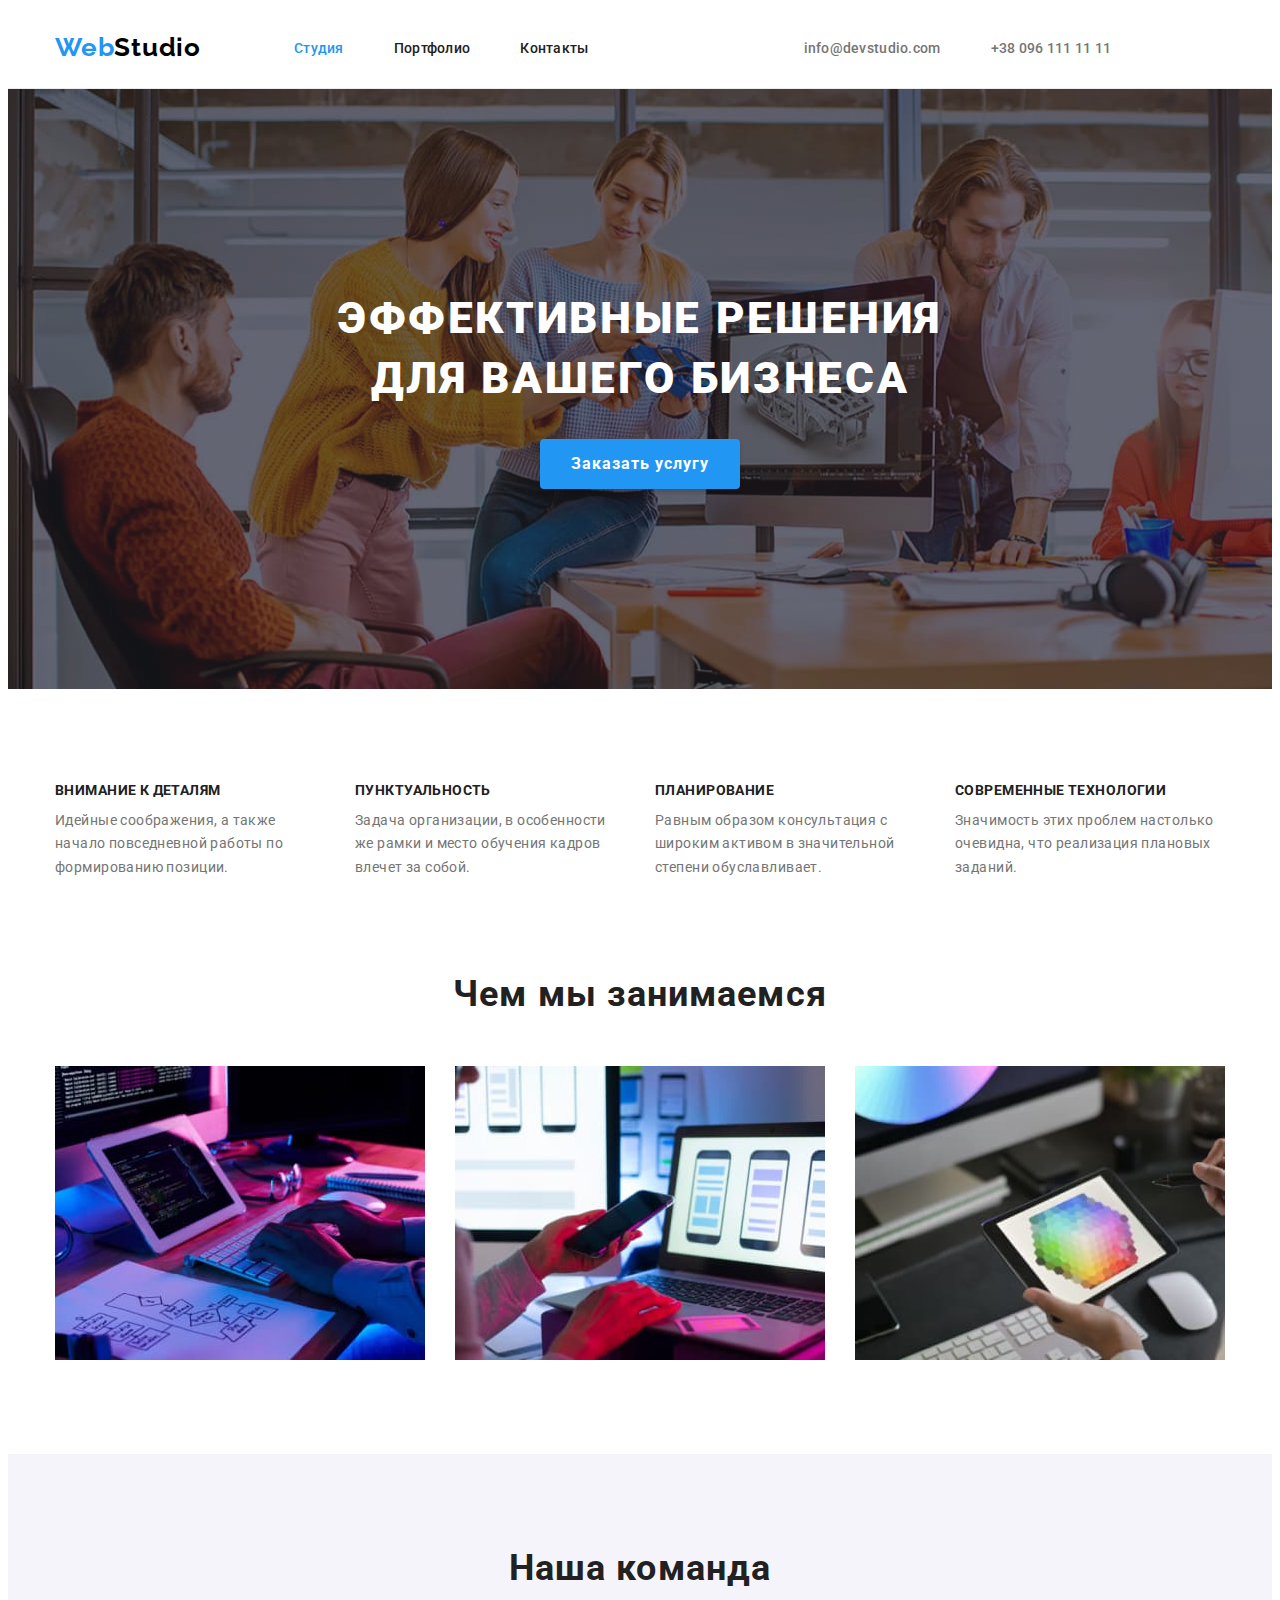
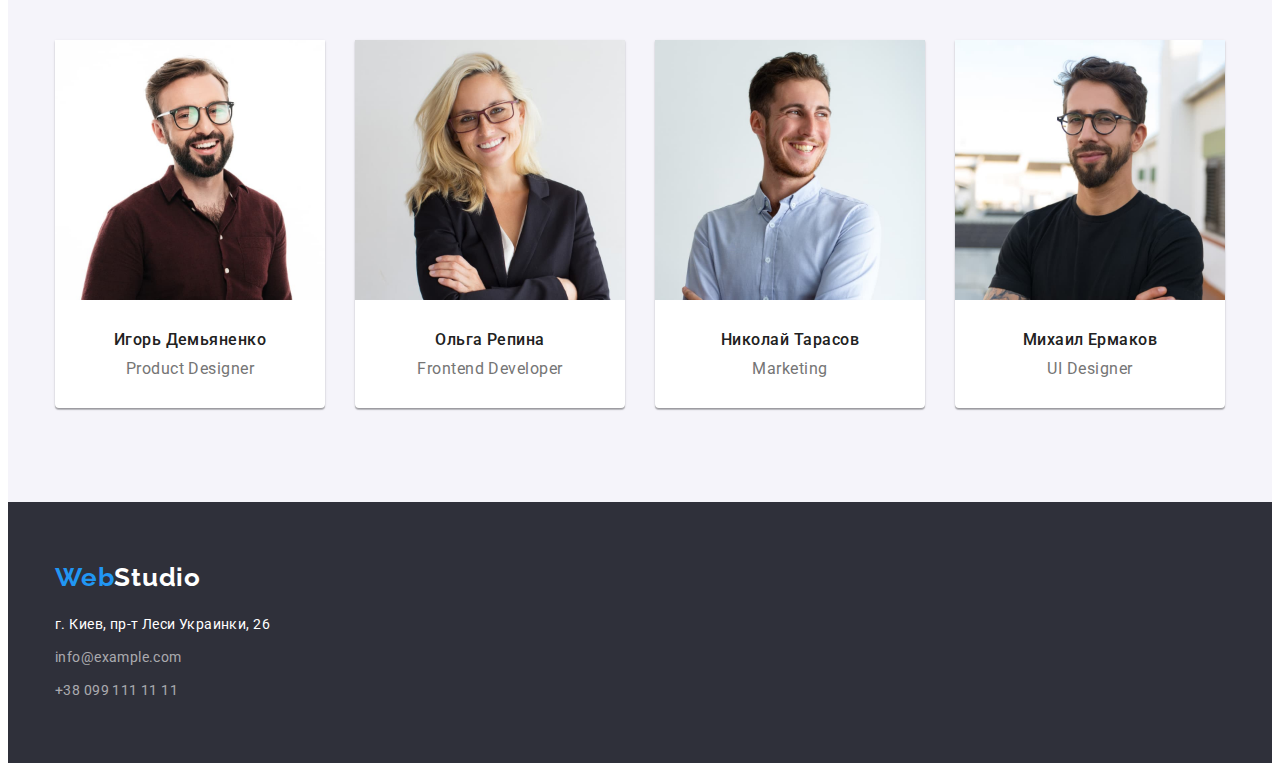
<file: index.html>
<!DOCTYPE html>
<html lang="ru">
<head>
    <meta charset="UTF-8">
    <meta http-equiv="X-UA-Compatible" content="IE=edge">
    <meta name="viewport" content="width=device-width, initial-scale=1.0">
    <title>WebStudio</title>
    <link rel="stylesheet" href="https://cdnjs.cloudflare.com/ajax/libs/modern-normalize/1.1.0/modern-normalize.min.css" integrity="sha512-wpPYUAdjBVSE4KJnH1VR1HeZfpl1ub8YT/NKx4PuQ5NmX2tKuGu6U/JRp5y+Y8XG2tV+wKQpNHVUX03MfMFn9Q==" crossorigin="anonymous" referrerpolicy="no-referrer" />
    <link rel="preconnect" href="https://fonts.googleapis.com">
    <link rel="preconnect" href="https://fonts.gstatic.com" crossorigin>
    <link href="https://fonts.googleapis.com/css2?family=Montserrat:ital,wght@0,400;0,500;0,700;1,700&family=Raleway:wght@700&family=Roboto:wght@400;500;700;900&display=swap" rel="stylesheet"> 
    <link rel="stylesheet" href="./css/styles.css">
</head>
<body>

    <header class="header">
        <div class="conteiner">
            <a href="./index.html" class="header-logo link"><span>Web</span>Studio</a>
            <nav class="header-nav">
                <ul class="header-list list">
                    <li class="header-item"><a href="./index.html" class="header-link link current">Студия</a></li>
                    <li class="header-item"><a href="./portfolio.html" class="header-link link">Портфолио</a></li>
                    <li class="header-item"><a href="./" class="header-link link">Контакты</a></li>
                </ul>   
            </nav>
            <ul class="header-list-contact list">
                <li> <a href="mailto:info@devstudio.com" class="header-mail link">info@devstudio.com</a></li>
                <li> <a href="tel:+380961111111" class="header-tel link">+38 096 111 11 11</a></li>
            </ul>
        </div>
    </header>

    <main>
        <section class="hero"> 
            <div class="conteiner">
                <h1 class="hero-title">Эффективные решения для вашего бизнеса</h1>
                <button type="button" class="hero-btn">Заказать услугу</button>
            </div>
        </section>

        <section class="benefits">
            <div class="conteiner">
                <ul class="benefits-list list">
                    <li class="benefits-item">
                        <h3 class="benefits-title">Внимание к деталям</h3>
                        <p class="benefits-text">Идейные соображения, а также начало повседневной работы по формированию позиции.</p>
                    </li>
                    <li class="benefits-item">
                        <h3 class="benefits-title">Пунктуальность</h3>
                        <p class="benefits-text">Задача организации, в особенности же рамки и место обучения кадров влечет за собой.</p>
                    </li>
                    <li class="benefits-item">
                        <h3 class="benefits-title">Планирование</h3>
                        <p class="benefits-text">Равным образом консультация с широким активом в значительной степени обуславливает.</p>
                    </li>
                    <li class="benefits-item">
                        <h3 class="benefits-title">Современные технологии</h3>
                        <p class="benefits-text">Значимость этих проблем настолько очевидна, что реализация плановых заданий.</p>
                    </li>
                </ul>
            </div>
        </section>
        <section class="our-work">
            <div class="conteiner">
                <h2 class="our-work-title">Чем мы занимаемся</h2>
                <ul class="our-work-list list">
                    <li class="our-work-item">
                        <img src="./images/first-page/img.jpg" alt="написание програмного кода" width="370" height="294">
                    </li>
                    <li class="our-work-item">
                        <img src="./images/first-page/img_1.jpg" alt="разработка приложений для мобильных устройств" width="370" height="294">
                    </li>
                    <li class="our-work-item">
                        <img src="./images/first-page/img_2.jpg" alt="разработка дизайна при помощи графического планшета" width="370" height="294">
                    </li>
                </ul>
            </div>
        </section>

        <section class="teamt">
            <div class="conteiner">
                <h2 class="teamt-title">Наша команда</h2>
                <ul class="teamt-list list">
                    <li class="teamt-item">
                        <img src="./images/first-page/igor_demjanenko.jpg" alt="фото Игорь Демьяненко" width="270" height="260" class="teamt-foto">
                        <h3 class="teamt-name">Игорь Демьяненко</h3>
                        <p class="teamt-profession">Product Designer</p>
                    </li>
                    <li class="teamt-item">
                        <img src="./images/first-page/olga_repina.jpg" alt="фото Ольга Репина" width="270" height="260" class="teamt-foto">
                        <h3 class="teamt-name">Ольга Репина</h3>
                        <p class="teamt-profession">Frontend Developer</p>
                    </li>
                    <li class="teamt-item">
                        <img src="./images/first-page/nikolay_tarasov.jpg" alt="фото Николай Тарасов" width="270" height="260" class="teamt-foto">
                        <h3 class="teamt-name">Николай Тарасов</h3>
                        <p class="teamt-profession">Marketing</p>
                    </li>
                    <li class="teamt-item">
                        <img src="./images/first-page/mikhail_ermakov.jpg" alt="фото Михаил Ермаков"  width="270" height="260" class="teamt-foto">
                        <h3 class="teamt-name">Михаил Ермаков</h3>
                        <p class="teamt-profession">UI Designer</p>
                    </li>
                </ul>
            </div>
        </section> 
    </main>

    <footer class="footer">
        <div class="conteiner">
            <a href="/" class="footer-logo link"><span>Web</span>Studio</a>
            <address class="footer-address">
                <ul class="footer-address-list list">
                    <li class="footer-item">
                        <a href="https://goo.gl/maps/hMGSiSiH3azLp2Ly5" target="_blank" rel="noopener, noindex, nofollow" class="footer-address-link link">г. Киев, пр-т Леси Украинки, 26</a>
                    </li>
                    <li class="footer-item">
                        <a href="mailto:info@example.com" class="footer-mail link">info@example.com</a>
                    </li>
                    <li class="footer-item">
                        <a href="tel:+380991111111" class="footer-tel link">+38 099 111 11 11</a>
                    </li>
                </ul> 
            </address>
        </div>  
    </footer>
</body>
</html>
</file>
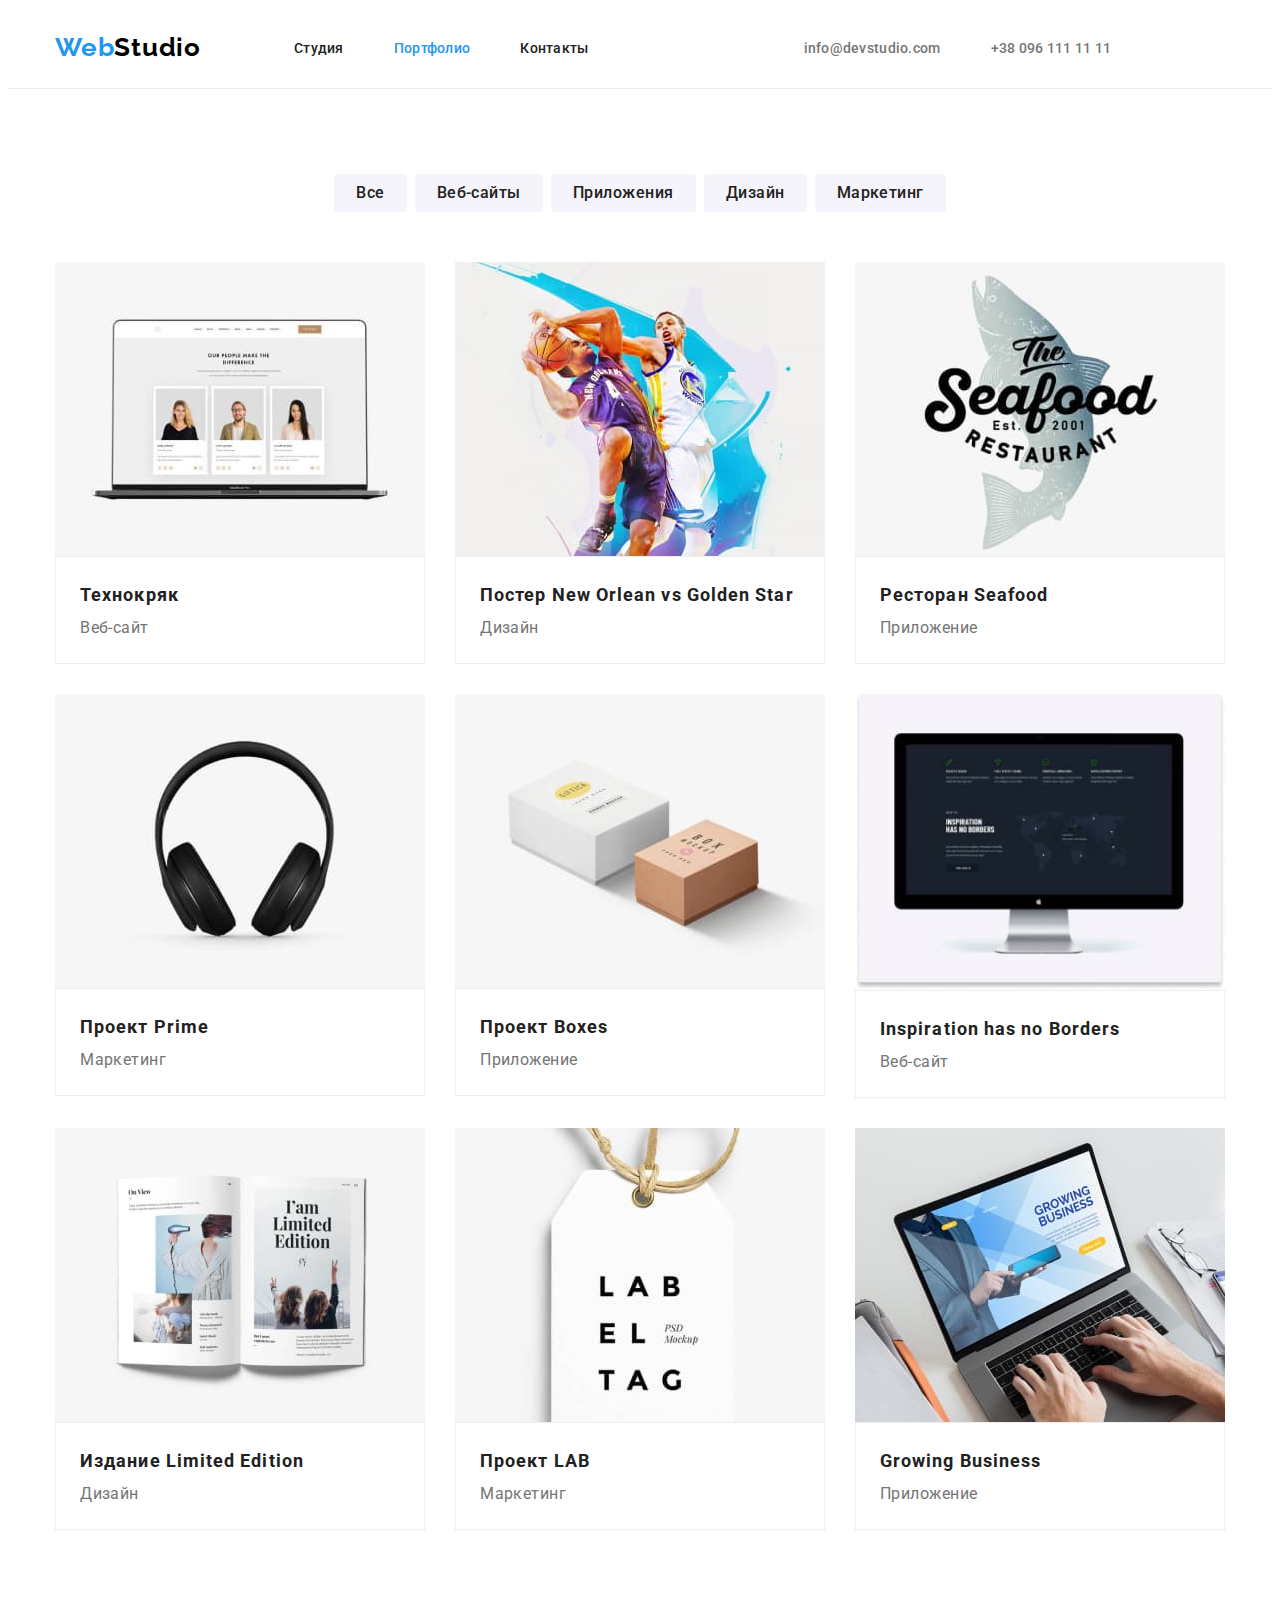
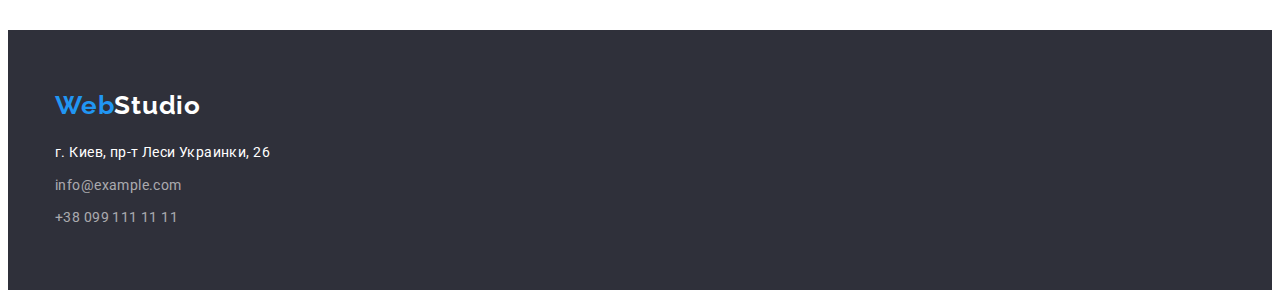
<file: portfolio.html>
<!DOCTYPE html>
<html lang="en">
    <head>
        <meta charset="UTF-8">
        <meta http-equiv="X-UA-Compatible" content="IE=edge">
        <meta name="viewport" content="width=device-width, initial-scale=1.0">
        <title>Document</title>
        <link rel="stylesheet" href="https://cdnjs.cloudflare.com/ajax/libs/modern-normalize/1.1.0/modern-normalize.min.css" integrity="sha512-wpPYUAdjBVSE4KJnH1VR1HeZfpl1ub8YT/NKx4PuQ5NmX2tKuGu6U/JRp5y+Y8XG2tV+wKQpNHVUX03MfMFn9Q==" crossorigin="anonymous" referrerpolicy="no-referrer" />
        <link rel="preconnect" href="https://fonts.googleapis.com">
        <link rel="preconnect" href="https://fonts.gstatic.com" crossorigin>
        <link href="https://fonts.googleapis.com/css2?family=Montserrat:ital,wght@0,400;0,500;0,700;1,700&family=Raleway:wght@700&family=Roboto:wght@400;500;700;900&display=swap" rel="stylesheet"> 
        <link rel="stylesheet" href="./css/styles.css">
    </head>

    <body>


        <header class="header">
            <div class="conteiner">
                <a href="./index.html" class="header-logo link"><span>Web</span>Studio</a>
                <nav class="header-nav">
                    <ul class="header-list list">
                        <li class="header-item"><a href="./index.html" class="header-link link">Студия</a></li>
                        <li class="header-item"><a href="./portfolio.html" class="header-link link current">Портфолио</a></li>
                        <li class="header-item"><a href="./" class="header-link link">Контакты</a></li>
                    </ul>   
                </nav>
                <ul class="header-list-contact list">
                    <li> <a href="mailto:info@devstudio.com" class="header-mail link">info@devstudio.com</a></li>
                    <li> <a href="tel:+380961111111" class="header-tel link">+38 096 111 11 11</a></li>
                </ul>
            </div>
        </header>

        <main>
            <section class="portfolio">
                <div class="conteiner">
                    <h1 class="portfolio-title">Портфолио</h1>
                    <ul class="portfolio-list list">
                        <li class="portfolio-item"><button type="button" class="portfolio-btn">Все</button></li>
                        <li class="portfolio-item"><button type="button" class="portfolio-btn">Веб-сайты</button></li>
                        <li class="portfolio-item"><button type="button" class="portfolio-btn">Приложения</button></li>
                        <li class="portfolio-item"><button type="button" class="portfolio-btn">Дизайн</button></li> 
                        <li class="portfolio-item"><button type="button" class="portfolio-btn">Маркетинг</button></li>
                    </ul>
                    <h2 class="project-title">Наши проекты</h2>
                    <ul class="project-list list">
                        <li class="project-item">
                            <img class="project-img" src="./images/portfolio/technokrjak.jpg" alt="лептоп с фотографиями людей" width="370">
                            <div class="card-border">
                                <h3 class="project-name">Технокряк</h3>
                                <p class="project-kind">Веб-сайт</p>
                            </div>  
                        </li>
                        <li class="project-item">
                            <img class="project-img" src="./images/portfolio/New-Orlean-vs-Golden-Star.jpg" alt="баскетболисты в схватке за мяч" width="370">
                            <div class="card-border">
                                <h3 class="project-name">Постер <span lang="en">New Orlean vs Golden Star</span></h3>
                                <p class="project-kind">Дизайн</p>
                            </div>
                        </li>
                        <li class="project-item">
                            <img class="project-img" src="./images/portfolio/Seafood.jpg" alt="логотип ресторана морской еды" width="370">
                            <div class="card-border">
                                <h3 class="project-name">Ресторан <span lang="en">Seafood</span></h3>
                                <p class="project-kind">Приложение</p>
                            </div>
                        </li>
                        <li class="project-item">
                            <img class="project-img" src="./images/portfolio/Prime.jpg" alt="черные полноразмерные беспроводные наушники" width="370">
                            <div class="card-border">
                                <h3 class="project-name">Проект <span lang="en">Prime</span></h3>
                                <p class="project-kind">Маркетинг</p>
                            </div>
                        </li>
                        <li class="project-item">
                            <img class="project-img" src="./images/portfolio/Boxes.jpg" alt="две картонные коробочки" width="370">
                            <div class="card-border">
                                <h3 class="project-name">Проект <span lang="en">Boxes</span></h3>
                                <p class="project-kind">Приложение</p>
                            </div>
                        </li>
                        <li class="project-item">
                            <img class="project-img" src="./images/portfolio/Inspiration-has-no-Borders.jpg" alt="монитор с открытым сайтом" width="370">
                            <div class="card-border">
                                <h3 class="project-name" lang="en">Inspiration has no Borders</h3>
                                <p class="project-kind">Веб-сайт</p>
                            </div>
                       </li>
                        <li class="project-item">
                            <img class="project-img" src="./images/portfolio/Limited-Edition.jpg" alt="разворот журнала" width="370">
                            <div class="card-border">
                                <h3 class="project-name">Издание <span lang="en">Limited Edition</span></h3>
                                <p class="project-kind">Дизайн</p>
                            </div>
                        </li>
                        <li class="project-item">
                            <img class="project-img" src="./images/portfolio/project-LAB.jpg" alt="бирка с логотипом проекта" width="370">
                            <div class="card-border">
                                <h3 class="project-name">Проект <span lang="en">LAB</span></h3>
                                <p class="project-kind">Маркетинг</p>
                            </div>
                        </li>
                        <li class="project-item">
                            <img class="project-img" src="./images/portfolio/GrowingB-usiness.jpg" alt="лептоп с открытым сайтом" width="370">
                            <div class="card-border">
                                <h3 class="project-name" lang="en">Growing Business</h3>
                                <p class="project-kind">Приложение</p>
                            </div>
                        </li>
                    </ul>
                    
                </div>    
            </section>
        </main>

        <footer class="footer">
            <div class="conteiner">
                <a href="/" class="footer-logo link"><span>Web</span>Studio</a>
                <address class="footer-address">
                    <ul class="footer-address-list list">
                        <li class="footer-item">
                            <a href="https://goo.gl/maps/hMGSiSiH3azLp2Ly5" target="_blank" rel="noopener, noindex, nofollow" class="footer-address-link link">г. Киев, пр-т Леси Украинки, 26</a>
                        </li>
                        <li class="footer-item">
                            <a href="mailto:info@example.com" class="footer-mail link">info@example.com</a>
                        </li>
                        <li class="footer-item">
                            <a href="tel:+380991111111" class="footer-tel link">+38 099 111 11 11</a>
                        </li>
                    </ul> 
                </address>
            </div>
        </footer>
    </body>
</html>
</file>
<file: css/styles.css>
:root {
    --first-color-text: #757575;
    --second-color-text: #212121;
    --acent-color-background-text: #FFFFFF;
    --acent-color: #2196F3;
    --background-color-dark: #2F303A;
    --background-color-grey: #F5F4FA;
}

body {
    font-family: 'Roboto', Montserrat, sans-serif;
    color: var(--first-color-text);
    background-color: var(--acent-color-background-text);
}

img {
display: block;
}

*,
*::before,
*::after {
  box-sizing: border-box;
}

.conteiner {
    width: 1200px;
    padding-left: 15px;
    padding-right: 15px;
    margin: 0 auto;
}

p, h1, h2, h3, h4, h5, h6 {
    margin: 0;
}

ul, ol {
    padding-left: 0;
    margin: 0;
}
.link {
    text-decoration-color: none;
    font-style: normal;
    text-decoration: none;
}


.list {
    list-style-type:none;
}



/* header */
    /* logo */

.header {
    padding-top: 24px;
    padding-bottom: 25px;
    border-bottom: 1px solid #ECECEC;
}

.header .conteiner {
    display: flex;
    align-items: center;
}




.header-logo {
    font-family: 'Raleway';
    font-style: normal;
    font-weight: 700;
    font-size: 26px;
    line-height: 1.19;
    letter-spacing: 0.03em;
    color: #000000;
}

.header-logo span{
    color: var(--acent-color)
}

/* navigate */
.header-link {
    font-weight: 500;
    font-size: 14px;
    line-height: 1.14x;
    letter-spacing: 0.02em;
    color: var(--second-color-text);
}

.header-link:hover, .header-mail:hover, .header-tel:hover {
    color: var(--acent-color);
}

.header-link:focus, .header-mail:focus, .header-tel:focus {
    color: var(--acent-color);
}
 
.header-list .link.current { 
    color: var(--acent-color);
}

.header-list {
    margin-left: 93px;
    display: flex;
}

.header-list-contact {
    display: flex;
    margin-left: 215px;
}

.header-mail {
    margin-right: 50px;
}

.header-item:not(:last-child) {
margin-right: 50px;
}
.header-mail, .header-tel {
    font-weight: 500;
    font-size: 14px;
    line-height: 1.14;
    letter-spacing: 0.02em;
    color: var(--first-color-text);
}

/* hero */

.hero {
    background-color: var(--background-color-dark);
    background-image: linear-gradient(rgba(47, 48, 58, 0.4),rgba(47, 48, 58, 0.4)),url(../images/first-page/bgimg.jpg);
    padding: 200px 0px;
}

.hero .conteiner {
    display: flex;
    flex-direction: column;
    align-items: center;
    
}

.hero-title {
    font-weight: 900;
    font-size: 44px;
    line-height: 1.36;
    text-align: center;
    letter-spacing: 0.06em;
    text-transform: uppercase;
    color: var(--acent-color-background-text);
    width: 696px;
    margin-bottom: 30px;
}

.hero-btn:hover, .hero-btn:focus {
    background-color: #188CE8;
} 
.hero-btn {
    background-color: var(--acent-color);
    font-family: inherit;
    font-weight: 700;
    font-size: 16px;
    line-height: 1.88;
    letter-spacing: 0.06em;
    color: var(--acent-color-background-text);
    width: 200px;
    height: 50px;
    left: 700px;
    top: 430px;
    box-shadow: 0px 4px 4px rgba(0, 0, 0, 0.15);
    border-radius: 4px;
    border: none;
    cursor: pointer;
}


/* benefits*/
.benefits {
    padding-top: 94px;
    padding-bottom: 94px;
}

.benefits-list {
    display: flex;
    align-content: space-between;
}

.benefits-item:not(:last-child) {
    margin-right: 30px;
}

.benefits-item {
    width: 270px;
}

.benefits-title {
    font-weight: 700;
    font-size: 14px;
    line-height: 1.14;
    letter-spacing: 0.03em;
    text-transform: uppercase;
    color: var(--second-color-text);
    margin-bottom: 10px;
}

.benefits-text {
    font-size: 14px;
    line-height: 1.71;
    letter-spacing: 0.03em;
}

/* our-work */

.our-work {
    padding-bottom: 94px;
}

.our-work .conteiner {
    display: flex;
    flex-direction: column;
    align-items: center;
}

.our-work-item:not(:last-child) {
    margin-right: 30px;
}

.our-work-list {
    display: flex;
    flex-direction: row;
 }

.our-work-title {
    font-weight: 700;
    font-size: 36px;
    line-height: 1.16;
    letter-spacing: 0.03em;
    color: var(--second-color-text);
    margin-bottom: 50px;
}

/* teamt */

.teamt {
    background-color: var(--background-color-grey);
    padding: 94px 0px;
}

.teamt .conteiner {
    display: flex;
    flex-direction: column;
    align-items: center;
}



.teamt-title {
    font-weight: 700;
    font-size: 36px;
    line-height: 1.16;
    letter-spacing: 0.03em;
    color: var(--second-color-text); 
    margin-bottom: 50px;
}
.teamt-list {
    display: flex;
    margin-left: -30px;

}
.teamt-name {
    font-weight: 500;
    font-size: 16px;
    line-height: 1.19;
    letter-spacing: 0.03em;
    color: var(--second-color-text);
    margin-bottom: 10px;
}

.teamt-profession {
    font-size: 16px;
    line-height: 1.19;
    letter-spacing: 0.03em;
}

.teamt-item {
    background-color: var(--acent-color-background-text);
    width: 270px;
    box-shadow: 0px 1px 3px rgba(0, 0, 0, 0.12), 0px 1px 1px rgba(0, 0, 0, 0.14), 0px 2px 1px rgba(0, 0, 0, 0.2);
    border-radius: 0px 0px 4px 4px;
    display: flex;
    flex-direction: column;
    align-items: center;
    flex-basis: calc((100% - 120px) / 4);
    margin-left: 30px;
    padding-bottom: 30px;
}


.teamt-foto {
    margin-bottom: 30px;
}



/* portfolio */

.portfolio .conteiner {
    padding-bottom: 100px;
    padding-top: 85px;
}

.portfolio-title, .project-title {
    display: none;

}

.portfolio-list {
    display: flex;
    justify-content: center;
    margin-bottom: 50px;

}


.portfolio-btn:hover {
    background-color: var(--acent-color);
    color: var(--acent-color-background-text);
}

.portfolio-btn {
    background-color: var(--background-color-grey);
    font-family: inherit;
    font-weight: 500;
    font-size: 16px;
    line-height: 1.62;
    letter-spacing: 0.03em;
    color: var(--second-color-text);
    cursor: pointer;
    border-radius: 4px;
    border: none;
    padding: 6px 22px;
}


.portfolio-item:not(:last-child){
    margin-right: 8px;
}

.project-list {
    display: flex;
    flex-wrap: wrap;
    justify-content: end;
    margin-left: -30px;
    margin-bottom: -30px;
}

.project-item {
    width: calc(100% / 3 - 30px);
    margin-left: 30px;
    margin-bottom: 30px;
}

.project-name {
    font-weight: 700;
    font-size: 18px;
    line-height: 2;
    letter-spacing: 0.06em;
    color:  var(--second-color-text);
}

.card-border {
    padding: 20px 24px;
    border: 1px;
    border: 1px solid #EEEEEE;
}


.project-kind {
    font-size: 16px;
    line-height: 1.88;
    letter-spacing: 0.03em;
}

/* footer */

.footer {
    background-color: var(--background-color-dark);
    padding-top: 60px;
    padding-bottom: 60px;
}
.footer-logo {
    font-family: 'Raleway';
    font-style: normal;
    font-weight: 700;
    font-size: 26px;
    line-height: 1.19;
    letter-spacing: 0.03em;
    color:  var(--acent-color-background-text);
}

.footer-logo span{
    color: var(--acent-color);
}

.footer-address {
    margin-top: 20px;
}

.footer-address-link {
    font-family: 'Roboto';
    font-style: normal;
    font-size: 14px;
    line-height: 1.71;
    letter-spacing: 0.03em;
    color: var(--acent-color-background-text);
}

.footer-item:not(:last-child) {
    margin-bottom: 9px;
}
.footer-address-link:hover, .footer-mail:hover, .footer-tel:hover {
    color: var(--acent-color);
}

.footer-address-link:focus, .footer-mail:focus, .footer-tel:focus {
    color: var(--acent-color);
}

.footer-mail, .footer-tel {
    font-family: 'Roboto';
    font-style: normal;
    font-size: 14px;
    line-height: 1.71;
    letter-spacing: 0.03em;
    color: rgba(255, 255, 255, 0.6);
}
</file>
